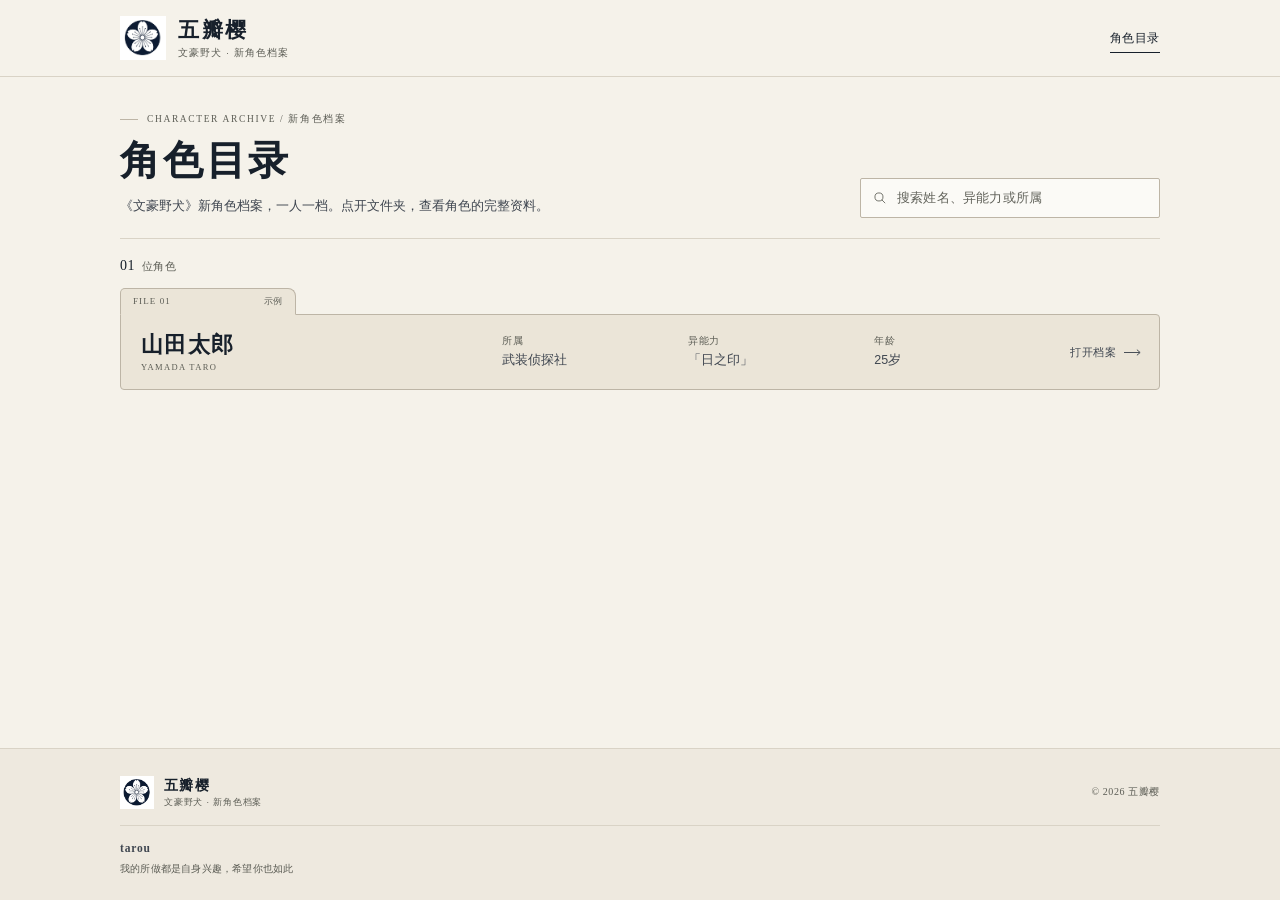
<file: index.html>
<!doctype html>
<html lang="zh-CN" class="no-js">
<head>
  <meta charset="utf-8">
  <meta name="viewport" content="width=device-width, initial-scale=1">
  <title>五瓣樱｜文豪野犬新角色档案 · 角色目录</title>
  <meta name="description" content="五瓣樱是《文豪野犬》新角色档案目录。一人一档，收录角色姓名、异能力、外貌、性格、背景故事与人际关系。点开文件夹即可查看完整资料。目前已收录 1 位角色。">
  <meta name="keywords" content="五瓣樱,文豪野犬,文豪野犬新角色,新角色档案,角色目录,异能,武装侦探社,Bungo Stray Dogs,山田太郎,YAMADA TARO,日之印,福泽谕吉,国木田独步">
  <meta name="author" content="tarou">
  <meta name="robots" content="index,follow,max-image-preview:large,max-snippet:-1,max-video-preview:-1">
  <meta name="theme-color" content="#f5f2ea">
  <meta name="color-scheme" content="light">
  <meta name="format-detection" content="telephone=no">
  <link rel="canonical" href="https://kitentarou.github.io/wubanying/">
  <link rel="icon" href="favicon.ico" sizes="any">
  <link rel="icon" type="image/png" sizes="32x32" href="assets/logo-32.png">
  <link rel="icon" type="image/jpeg" href="assets/logo.jpg">
  <link rel="apple-touch-icon" href="assets/logo-180.png">
  <link rel="manifest" href="site.webmanifest">
  <link rel="stylesheet" href="assets/style.css">
  <link rel="alternate" type="text/plain" href="llms.txt" title="站点资料摘要（供 AI 读取）">

  <meta property="og:type" content="website">
  <meta property="og:locale" content="zh_CN">
  <meta property="og:site_name" content="五瓣樱">
  <meta property="og:title" content="五瓣樱｜文豪野犬新角色档案 · 角色目录">
  <meta property="og:description" content="五瓣樱是《文豪野犬》新角色档案目录。一人一档，收录角色姓名、异能力、外貌、性格、背景故事与人际关系。点开文件夹即可查看完整资料。目前已收录 1 位角色。">
  <meta property="og:url" content="https://kitentarou.github.io/wubanying/">
  <meta property="og:image" content="https://kitentarou.github.io/wubanying/assets/og-cover.jpg">
  <meta property="og:image:width" content="1200">
  <meta property="og:image:height" content="630">
  <meta property="og:image:alt" content="五瓣樱｜文豪野犬 · 新角色档案">
  <meta name="twitter:card" content="summary_large_image">
  <meta name="twitter:title" content="五瓣樱｜文豪野犬新角色档案 · 角色目录">
  <meta name="twitter:description" content="五瓣樱是《文豪野犬》新角色档案目录。一人一档，收录角色姓名、异能力、外貌、性格、背景故事与人际关系。点开文件夹即可查看完整资料。目前已收录 1 位角色。">
  <meta name="twitter:image" content="https://kitentarou.github.io/wubanying/assets/og-cover.jpg">

  <script>document.documentElement.classList.remove("no-js");document.documentElement.classList.add("js");</script>
  <script type="application/ld+json">
{
  "@context": "https://schema.org",
  "@graph": [
    {
      "@type": "WebSite",
      "@id": "https://kitentarou.github.io/wubanying/#website",
      "name": "五瓣樱",
      "alternateName": [
        "五瓣樱 文豪野犬",
        "文豪野犬 五瓣樱",
        "五瓣樱 新角色档案",
        "Wubanying"
      ],
      "url": "https://kitentarou.github.io/wubanying/",
      "description": "五瓣樱是《文豪野犬》新角色档案目录。一人一档，收录角色姓名、异能力、外貌、性格、背景故事与人际关系。点开文件夹即可查看完整资料。",
      "inLanguage": "zh-CN",
      "author": [
        {
          "@type": "Person",
          "name": "tarou"
        }
      ]
    },
    {
      "@type": "CollectionPage",
      "@id": "https://kitentarou.github.io/wubanying/#webpage",
      "url": "https://kitentarou.github.io/wubanying/",
      "name": "角色目录｜五瓣樱",
      "description": "五瓣樱是《文豪野犬》新角色档案目录。一人一档，收录角色姓名、异能力、外貌、性格、背景故事与人际关系。点开文件夹即可查看完整资料。",
      "isPartOf": {
        "@id": "https://kitentarou.github.io/wubanying/#website"
      },
      "about": {
        "@type": "CreativeWork",
        "name": "文豪野犬",
        "alternateName": "Bungo Stray Dogs"
      },
      "mainEntity": {
        "@type": "ItemList",
        "numberOfItems": 1,
        "itemListElement": [
          {
            "@type": "ListItem",
            "position": 1,
            "item": {
              "@type": "Person",
              "@id": "https://kitentarou.github.io/wubanying/characters/yamada-taro.html#person",
              "name": "山田太郎",
              "alternateName": "YAMADA TARO",
              "description": "武装侦探社成员。异能力「日之印」能知晓被印记者的一切见闻与行踪。",
              "memberOf": {
                "@type": "Organization",
                "name": "武装侦探社"
              }
            }
          }
        ]
      }
    }
  ]
}
  </script>
</head>
<body>
  <a class="skip-link" href="#main">跳到主要内容</a>

  <header class="site-header">
    <div class="container site-header__inner">
      <a class="brand" href="index.html">
        <img class="brand__logo" src="assets/logo.jpg" width="54" height="52" alt="">
        <span class="brand__text">
          <span class="brand__name">五瓣樱</span>
          <span class="brand__sub">文豪野犬 · 新角色档案</span>
        </span>
      </a>
      <nav class="site-nav" aria-label="主导航">
        <a class="site-nav__link" href="index.html" aria-current="page">角色目录</a>
      </nav>
    </div>
  </header>

  <main id="main">
    <section class="directory" aria-labelledby="directory-title">
      <div class="container">
        <div class="directory__intro">
          <div class="directory__heading">
            <p class="directory__kicker">Character Archive / 新角色档案</p>
            <h1 id="directory-title">角色目录</h1>
            <p class="directory__lead">《文豪野犬》新角色档案，一人一档。点开文件夹，查看角色的完整资料。</p>
          </div>
          <div class="directory__aside">
            <form class="search" role="search" action="index.html" method="get" data-character-search>
              <label class="sr-only" for="character-search">搜索角色</label>
              <svg class="search__icon" viewBox="0 0 20 20" fill="none" aria-hidden="true">
                <circle cx="8.5" cy="8.5" r="5.75" stroke="currentColor" stroke-width="1.2"></circle>
                <path d="m13 13 4 4" stroke="currentColor" stroke-width="1.2" stroke-linecap="round"></path>
              </svg>
              <input class="search__input" id="character-search" name="q" type="search" placeholder="搜索姓名、异能力或所属" autocomplete="off" spellcheck="false">
              <button class="search__clear" type="button" aria-label="清除搜索" data-search-clear hidden>×</button>
            </form>
          </div>
        </div>

        <div class="directory__bar">
          <p class="directory__status" aria-live="polite">
            <strong data-result-count>01</strong>
            <span data-result-label>位角色</span>
          </p>
        </div>

        <div class="file-list">
          <a class="file-row" href="characters/yamada-taro.html" data-character-card data-search="山田太郎 YAMADA TARO 25岁 武装侦探社 日之印 能够在人身上附着太阳似的印记。附着了印记的人，所有行踪轨迹、所看所听所说所想，山田太郎都将知晓。 整齐的黑发，以及他那有些老旧的黑西装。 表面温和顺从，实际内心有自己的想法。 因为帮助了武装侦探社解决了一场委托，从而加入武装侦探社。现已是武装侦探社老员工。 武装侦探社成员。异能力「日之印」能知晓被印记者的一切见闻与行踪。 山田太郎 山田 太郎 Yamada Taro 25 25岁 武装侦探社 日之印 太阳 印记 行踪 福泽谕吉 国木田独步 师徒 上下级 老员工 福泽谕吉 师徒关系 福泽谕吉很信任山田太郎。 国木田独步 上下级关系 山田太郎很尊敬国木田。">
            <span class="file-row__tab" aria-hidden="true">
              <span class="file-row__tab-label">FILE 01</span>
              <span class="file-row__tab-tag">示例</span>
            </span>
            <div class="file-row__body">
              <div class="file-row__identity">
                <h2 class="file-row__name">山田太郎</h2>
                <p class="file-row__en">YAMADA TARO</p>
              </div>
              <dl class="file-row__facts">
                <div class="file-row__fact"><dt>所属</dt><dd>武装侦探社</dd></div>
                <div class="file-row__fact"><dt>异能力</dt><dd>「日之印」</dd></div>
                <div class="file-row__fact"><dt>年龄</dt><dd>25岁</dd></div>
              </dl>
              <span class="file-row__open">打开档案 <svg class="file-row__arrow" viewBox="0 0 20 8" fill="none" aria-hidden="true"><path d="M0 4h18M15.5 1 19 4l-3.5 3" stroke="currentColor" stroke-width="1.1" stroke-linecap="round" stroke-linejoin="round"/></svg></span>
            </div>
          </a>
        </div>

        <div class="directory__empty" data-empty-state hidden>
          <p>没有找到匹配的角色。<br>可以试试姓名、异能力、所属，或相关人物的名字。</p>
        </div>
      </div>
    </section>
  </main>

  <footer class="site-footer">
    <div class="container">
      <div class="site-footer__top">
        <a class="footer-brand" href="index.html">
          <img class="footer-brand__logo" src="assets/logo.jpg" width="34" height="33" alt="">
          <span class="footer-brand__text">
            <span class="footer-brand__name">五瓣樱</span>
            <span class="footer-brand__sub">文豪野犬 · 新角色档案</span>
          </span>
        </a>
        <p class="site-footer__year">© 2026 五瓣樱</p>
      </div>

      <div class="colophon">
        <div class="signatures">
            <div class="signature">
              <p class="signature__name">tarou</p>
              <p class="signature__lines">我的所做都是自身兴趣，希望你也如此</p>
            </div>
        </div>
      </div>
    </div>
  </footer>

  <script src="assets/site.js"></script>
</body>
</html>
</file>
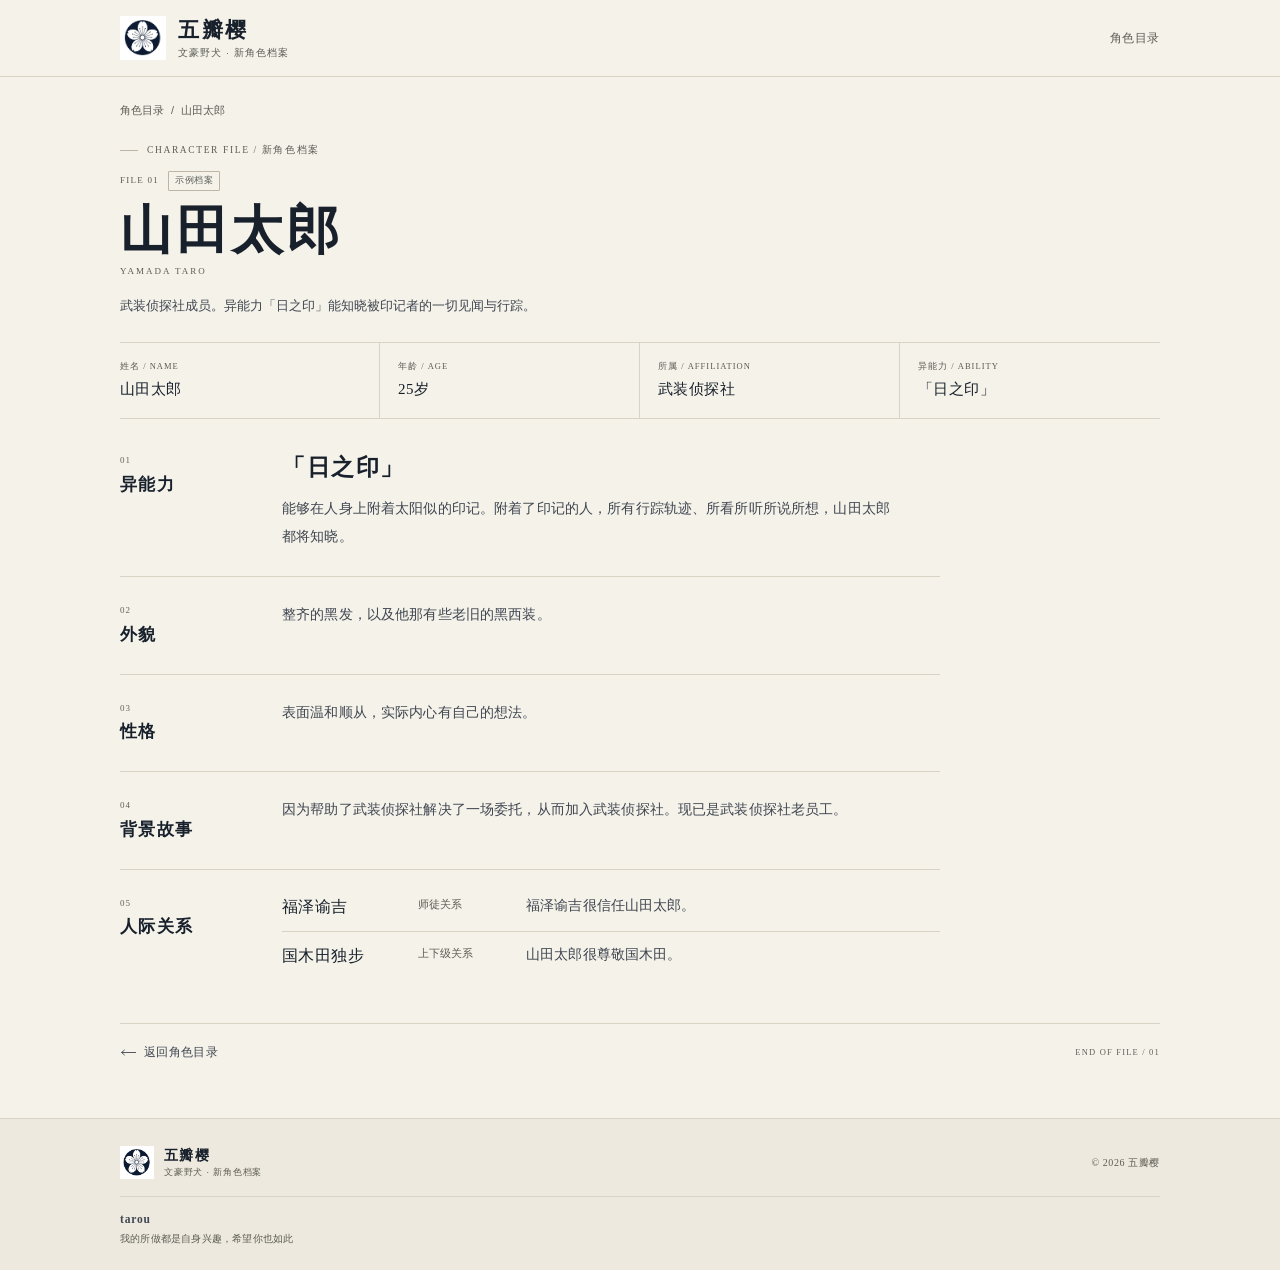
<file: characters/yamada-taro.html>
<!doctype html>
<html lang="zh-CN" class="no-js">
<head>
  <meta charset="utf-8">
  <meta name="viewport" content="width=device-width, initial-scale=1">
  <title>山田太郎｜五瓣樱 · 文豪野犬新角色档案</title>
  <meta name="description" content="山田太郎，25岁，武装侦探社成员，异能力「日之印」。五瓣樱角色档案：完整收录基础信息、外貌、性格、背景故事与人际关系。">
  <meta name="keywords" content="五瓣樱,文豪野犬,文豪野犬新角色,新角色档案,角色目录,异能,武装侦探社,Bungo Stray Dogs,山田太郎,YAMADA TARO,日之印,福泽谕吉,国木田独步">
  <meta name="author" content="tarou">
  <meta name="robots" content="index,follow,max-image-preview:large,max-snippet:-1,max-video-preview:-1">
  <meta name="theme-color" content="#f5f2ea">
  <meta name="color-scheme" content="light">
  <meta name="format-detection" content="telephone=no">
  <link rel="canonical" href="https://kitentarou.github.io/wubanying/characters/yamada-taro.html">
  <link rel="icon" href="../favicon.ico" sizes="any">
  <link rel="icon" type="image/png" sizes="32x32" href="../assets/logo-32.png">
  <link rel="icon" type="image/jpeg" href="../assets/logo.jpg">
  <link rel="apple-touch-icon" href="../assets/logo-180.png">
  <link rel="manifest" href="../site.webmanifest">
  <link rel="stylesheet" href="../assets/style.css">
  <link rel="alternate" type="text/plain" href="../llms.txt" title="站点资料摘要（供 AI 读取）">

  <meta property="og:type" content="profile">
  <meta property="og:locale" content="zh_CN">
  <meta property="og:site_name" content="五瓣樱">
  <meta property="og:title" content="山田太郎｜五瓣樱 · 文豪野犬新角色档案">
  <meta property="og:description" content="山田太郎，25岁，武装侦探社成员，异能力「日之印」。五瓣樱角色档案：完整收录基础信息、外貌、性格、背景故事与人际关系。">
  <meta property="og:url" content="https://kitentarou.github.io/wubanying/characters/yamada-taro.html">
  <meta property="og:image" content="https://kitentarou.github.io/wubanying/assets/og-cover.jpg">
  <meta property="og:image:width" content="1200">
  <meta property="og:image:height" content="630">
  <meta property="og:image:alt" content="五瓣樱｜文豪野犬 · 新角色档案">
  <meta name="twitter:card" content="summary_large_image">
  <meta name="twitter:title" content="山田太郎｜五瓣樱 · 文豪野犬新角色档案">
  <meta name="twitter:description" content="山田太郎，25岁，武装侦探社成员，异能力「日之印」。五瓣樱角色档案：完整收录基础信息、外貌、性格、背景故事与人际关系。">
  <meta name="twitter:image" content="https://kitentarou.github.io/wubanying/assets/og-cover.jpg">

  <script>document.documentElement.classList.remove("no-js");document.documentElement.classList.add("js");</script>
  <script type="application/ld+json">
{
  "@context": "https://schema.org",
  "@graph": [
    {
      "@type": "ProfilePage",
      "@id": "https://kitentarou.github.io/wubanying/characters/yamada-taro.html#page",
      "url": "https://kitentarou.github.io/wubanying/characters/yamada-taro.html",
      "name": "山田太郎｜五瓣樱 · 文豪野犬新角色档案",
      "description": "武装侦探社成员。异能力「日之印」能知晓被印记者的一切见闻与行踪。",
      "inLanguage": "zh-CN",
      "dateModified": "2026-11-17",
      "isPartOf": {
        "@type": "WebSite",
        "name": "五瓣樱",
        "url": "https://kitentarou.github.io/wubanying/"
      },
      "about": {
        "@type": "CreativeWork",
        "name": "文豪野犬",
        "alternateName": "Bungo Stray Dogs"
      },
      "mainEntity": {
        "@id": "https://kitentarou.github.io/wubanying/characters/yamada-taro.html#person"
      },
      "author": [
        {
          "@type": "Person",
          "name": "tarou"
        }
      ]
    },
    {
      "@type": "Person",
      "@id": "https://kitentarou.github.io/wubanying/characters/yamada-taro.html#person",
      "name": "山田太郎",
      "alternateName": "YAMADA TARO",
      "description": "武装侦探社成员。异能力「日之印」能知晓被印记者的一切见闻与行踪。",
      "memberOf": {
        "@type": "Organization",
        "name": "武装侦探社"
      },
      "knows": [
        {
          "@type": "Person",
          "name": "福泽谕吉",
          "description": "师徒关系。福泽谕吉很信任山田太郎。"
        },
        {
          "@type": "Person",
          "name": "国木田独步",
          "description": "上下级关系。山田太郎很尊敬国木田。"
        }
      ],
      "additionalProperty": [
        {
          "@type": "PropertyValue",
          "name": "年龄",
          "value": "25岁"
        },
        {
          "@type": "PropertyValue",
          "name": "异能力",
          "value": "日之印"
        },
        {
          "@type": "PropertyValue",
          "name": "异能力说明",
          "value": "能够在人身上附着太阳似的印记。附着了印记的人，所有行踪轨迹、所看所听所说所想，山田太郎都将知晓。"
        },
        {
          "@type": "PropertyValue",
          "name": "现况",
          "value": "武装侦探社老员工"
        }
      ]
    },
    {
      "@type": "BreadcrumbList",
      "itemListElement": [
        {
          "@type": "ListItem",
          "position": 1,
          "name": "角色目录",
          "item": "https://kitentarou.github.io/wubanying/"
        },
        {
          "@type": "ListItem",
          "position": 2,
          "name": "山田太郎",
          "item": "https://kitentarou.github.io/wubanying/characters/yamada-taro.html"
        }
      ]
    }
  ]
}
  </script>
</head>
<body>
  <a class="skip-link" href="#main">跳到主要内容</a>

  <header class="site-header">
    <div class="container site-header__inner">
      <a class="brand" href="../index.html">
        <img class="brand__logo" src="../assets/logo.jpg" width="54" height="52" alt="">
        <span class="brand__text">
          <span class="brand__name">五瓣樱</span>
          <span class="brand__sub">文豪野犬 · 新角色档案</span>
        </span>
      </a>
      <nav class="site-nav" aria-label="主导航">
        <a class="site-nav__link" href="../index.html">角色目录</a>
      </nav>
    </div>
  </header>

  <main id="main">
    <div class="container record">
      <nav class="breadcrumb" aria-label="面包屑">
        <a href="../index.html">角色目录</a>
        <span class="breadcrumb__sep" aria-hidden="true">/</span>
        <span aria-current="page">山田太郎</span>
      </nav>

      <header class="record__head">
        <p class="record__kicker">Character File / 新角色档案</p>
        <p class="record__fileline">
          <span>FILE 01</span>
          <span class="record__demo">示例档案</span>
        </p>
        <h1>山田太郎</h1>
        <p class="record__en">YAMADA TARO</p>
        <p class="record__summary">武装侦探社成员。异能力「日之印」能知晓被印记者的一切见闻与行踪。</p>
      </header>

      <dl class="record__facts" aria-label="基础信息">
        <div class="record-fact">
          <dt>姓名 / Name</dt>
          <dd>山田太郎</dd>
        </div>
        <div class="record-fact">
          <dt>年龄 / Age</dt>
          <dd>25岁</dd>
        </div>
        <div class="record-fact">
          <dt>所属 / Affiliation</dt>
          <dd>武装侦探社</dd>
        </div>
        <div class="record-fact">
          <dt>异能力 / Ability</dt>
          <dd>「日之印」</dd>
        </div>
      </dl>

      <div class="record__sheet">
        <section class="record-section" aria-labelledby="ability-heading">
          <div class="record-section__head">
            <span class="record-section__no" aria-hidden="true">01</span>
            <h2 id="ability-heading">异能力</h2>
          </div>
          <div class="record-section__body">
            <p class="ability-name">「日之印」</p>
            <p>能够在人身上附着太阳似的印记。附着了印记的人，所有行踪轨迹、所看所听所说所想，山田太郎都将知晓。</p>
          </div>
        </section>

        <section class="record-section" aria-labelledby="appearance-heading">
          <div class="record-section__head">
            <span class="record-section__no" aria-hidden="true">02</span>
            <h2 id="appearance-heading">外貌</h2>
          </div>
          <div class="record-section__body">
            <p>整齐的黑发，以及他那有些老旧的黑西装。</p>
          </div>
        </section>

        <section class="record-section" aria-labelledby="personality-heading">
          <div class="record-section__head">
            <span class="record-section__no" aria-hidden="true">03</span>
            <h2 id="personality-heading">性格</h2>
          </div>
          <div class="record-section__body">
            <p>表面温和顺从，实际内心有自己的想法。</p>
          </div>
        </section>

        <section class="record-section" aria-labelledby="background-heading">
          <div class="record-section__head">
            <span class="record-section__no" aria-hidden="true">04</span>
            <h2 id="background-heading">背景故事</h2>
          </div>
          <div class="record-section__body">
            <p>因为帮助了武装侦探社解决了一场委托，从而加入武装侦探社。现已是武装侦探社老员工。</p>
          </div>
        </section>

        <section class="record-section" aria-labelledby="relationships-heading">
          <div class="record-section__head">
            <span class="record-section__no" aria-hidden="true">05</span>
            <h2 id="relationships-heading">人际关系</h2>
          </div>
          <div class="record-section__body">
            <div class="person-line">
              <p class="person-line__name">福泽谕吉</p>
              <p class="person-line__relation">师徒关系</p>
              <p class="person-line__note">福泽谕吉很信任山田太郎。</p>
            </div>
            <div class="person-line">
              <p class="person-line__name">国木田独步</p>
              <p class="person-line__relation">上下级关系</p>
              <p class="person-line__note">山田太郎很尊敬国木田。</p>
            </div>
          </div>
        </section>
      </div>

      <div class="record__end">
        <a class="back-link" href="../index.html"><svg viewBox="0 0 20 8" fill="none" aria-hidden="true"><path d="M20 4H2M5.5 1 2 4l3.5 3" stroke="currentColor" stroke-width="1.1" stroke-linecap="round" stroke-linejoin="round"/></svg>返回角色目录</a>
        <span class="record__end-label" aria-hidden="true">End of File / 01</span>
      </div>
    </div>
  </main>

  <footer class="site-footer">
    <div class="container">
      <div class="site-footer__top">
        <a class="footer-brand" href="../index.html">
          <img class="footer-brand__logo" src="../assets/logo.jpg" width="34" height="33" alt="">
          <span class="footer-brand__text">
            <span class="footer-brand__name">五瓣樱</span>
            <span class="footer-brand__sub">文豪野犬 · 新角色档案</span>
          </span>
        </a>
        <p class="site-footer__year">© 2026 五瓣樱</p>
      </div>

      <div class="colophon">
        <div class="signatures">
            <div class="signature">
              <p class="signature__name">tarou</p>
              <p class="signature__lines">我的所做都是自身兴趣，希望你也如此</p>
            </div>
        </div>
      </div>
    </div>
  </footer>
</body>
</html>
</file>
<file: assets/style.css>
:root {
  --paper: #f5f2ea;
  --paper-deep: #eee9df;
  --surface: #fbfaf6;
  --folder: #ebe5d8;
  --folder-hover: #f0ebdf;
  --ink: #17202b;
  --ink-soft: #3f4650;
  --muted: #5c5d55;
  --muted-light: #62635b;
  --line: #d9d3c6;
  --line-strong: #bdb5a6;
  --navy: #101c2c;
  --serif: "Songti SC", "STSong", "Noto Serif CJK SC", "Noto Serif SC",
    "Source Han Serif SC", "Yu Mincho", "Hiragino Mincho ProN", "SimSun", serif;
  --sans: "PingFang SC", "Hiragino Sans GB", "Noto Sans CJK SC", "Noto Sans SC",
    "Source Han Sans SC", "Microsoft YaHei", "Yu Gothic", sans-serif;
  --page: 1040px;
  --radius: 4px;
}

*,
*::before,
*::after {
  box-sizing: border-box;
}

html {
  -webkit-text-size-adjust: 100%;
  text-rendering: optimizeLegibility;
}

body {
  display: flex;
  flex-direction: column;
  min-height: 100vh;
  margin: 0;
  min-width: 300px;
  background: var(--paper);
  color: var(--ink);
  font-family: var(--sans);
  font-size: 15.5px;
  line-height: 1.75;
  -webkit-font-smoothing: antialiased;
}

main {
  flex: 1 0 auto;
}

::selection {
  background: var(--navy);
  color: var(--surface);
}

img {
  max-width: 100%;
  height: auto;
}

a {
  color: inherit;
}

button,
input {
  font: inherit;
}

a,
button {
  -webkit-tap-highlight-color: transparent;
}

:focus-visible {
  outline: 2px solid var(--navy);
  outline-offset: 3px;
}

[hidden] {
  display: none !important;
}

.skip-link {
  position: fixed;
  top: 10px;
  left: 10px;
  z-index: 100;
  padding: 7px 12px;
  background: var(--navy);
  color: var(--surface);
  font-size: 12px;
  text-decoration: none;
  transform: translateY(-160%);
  transition: transform 0.15s ease;
}

.skip-link:focus {
  transform: translateY(0);
}

.container {
  width: min(calc(100% - 64px), var(--page));
  margin-inline: auto;
}

/* ---------- Header ---------- */

.site-header {
  background: var(--paper);
  border-bottom: 1px solid var(--line);
}

.site-header__inner {
  display: flex;
  align-items: center;
  justify-content: space-between;
  gap: 24px;
  min-height: 76px;
}

.brand {
  display: inline-flex;
  align-items: center;
  gap: 12px;
  min-width: 0;
  text-decoration: none;
}

.brand__logo {
  display: block;
  flex: 0 0 auto;
  width: 46px;
  height: 44px;
  object-fit: contain;
  background: #fff;
}

.brand__text {
  display: flex;
  flex-direction: column;
  gap: 0;
  min-width: 0;
}

.brand__name {
  font-family: var(--serif);
  font-size: 21px;
  font-weight: 600;
  line-height: 1.35;
  letter-spacing: 0.13em;
  white-space: nowrap;
}

.brand__sub {
  color: var(--muted);
  font-size: 9.5px;
  line-height: 1.6;
  letter-spacing: 0.12em;
  white-space: nowrap;
}

.site-nav {
  display: flex;
  align-items: center;
  gap: 22px;
  flex: 0 0 auto;
}

.site-nav__link {
  position: relative;
  padding: 4px 0;
  color: var(--muted);
  font-size: 12px;
  letter-spacing: 0.05em;
  text-decoration: none;
}

.site-nav__link::after {
  position: absolute;
  right: 0;
  bottom: 0;
  left: 0;
  height: 1px;
  background: var(--ink);
  content: "";
  transform: scaleX(0);
  transform-origin: left;
  transition: transform 0.2s ease;
}

.site-nav__link:hover,
.site-nav__link[aria-current="page"] {
  color: var(--ink);
}

.site-nav__link:hover::after,
.site-nav__link[aria-current="page"]::after {
  transform: scaleX(1);
}

/* ---------- Directory ---------- */

.directory {
  padding: 34px 0 60px;
}

.directory__kicker,
.record__kicker {
  display: flex;
  align-items: center;
  gap: 9px;
  margin: 0;
  color: var(--muted);
  font-family: Georgia, "Times New Roman", serif;
  font-size: 9.5px;
  letter-spacing: 0.17em;
  text-transform: uppercase;
}

.directory__kicker::before,
.record__kicker::before {
  display: inline-block;
  width: 18px;
  height: 1px;
  background: var(--line-strong);
  content: "";
}

.directory__intro {
  display: grid;
  grid-template-columns: minmax(0, 1fr) minmax(240px, 300px);
  align-items: end;
  gap: 36px;
  padding-bottom: 20px;
  border-bottom: 1px solid var(--line);
}

.directory__heading h1 {
  margin: 8px 0 8px;
  font-family: var(--serif);
  font-size: clamp(32px, 3.8vw, 40px);
  font-weight: 600;
  line-height: 1.25;
  letter-spacing: 0.07em;
}

.directory__lead {
  max-width: 540px;
  margin: 0;
  color: var(--ink-soft);
  font-size: 13px;
  line-height: 1.85;
}

.directory__aside {
  align-self: end;
}

.no-js .directory__intro {
  grid-template-columns: minmax(0, 1fr);
}

.no-js .directory__aside {
  display: none;
}

.search {
  position: relative;
  width: 100%;
}

.search__icon {
  position: absolute;
  top: 50%;
  left: 13px;
  width: 14px;
  height: 14px;
  color: var(--muted);
  pointer-events: none;
  transform: translateY(-50%);
}

.search__input {
  width: 100%;
  height: 40px;
  padding: 0 38px 0 36px;
  border: 1px solid var(--line-strong);
  border-radius: 2px;
  background: var(--surface);
  color: var(--ink);
  font-size: 12.5px;
  letter-spacing: 0.015em;
  transition: border-color 0.18s ease, box-shadow 0.18s ease;
}

.search__input::placeholder {
  color: var(--muted-light);
  opacity: 1;
}

.search__input:hover {
  border-color: var(--muted);
}

.search__input:focus {
  border-color: var(--navy);
  outline: 0;
  box-shadow: 0 0 0 3px rgb(16 28 44 / 8%);
}

.search__input::-webkit-search-cancel-button,
.search__input::-webkit-search-decoration {
  -webkit-appearance: none;
  appearance: none;
}

.search__clear {
  position: absolute;
  top: 50%;
  right: 7px;
  display: inline-flex;
  align-items: center;
  justify-content: center;
  width: 28px;
  height: 28px;
  padding: 0;
  border: 0;
  background: transparent;
  color: var(--muted);
  font-size: 17px;
  line-height: 1;
  cursor: pointer;
  transform: translateY(-50%);
}

.search__clear:hover {
  color: var(--ink);
}

.directory__bar {
  display: flex;
  align-items: center;
  padding: 15px 0 10px;
}

.directory__status {
  display: flex;
  align-items: baseline;
  gap: 7px;
  margin: 0;
  color: var(--muted);
  font-size: 11px;
  letter-spacing: 0.03em;
}

.directory__status strong {
  color: var(--ink);
  font-family: Georgia, "Times New Roman", serif;
  font-size: 14px;
  font-weight: 400;
  letter-spacing: 0.04em;
}

/* ---------- Folder rows ---------- */

.file-list {
  display: grid;
  gap: 12px;
}

.file-row {
  display: block;
  position: relative;
  padding-top: 26px;
  color: var(--ink);
  text-decoration: none;
  transition: transform 0.2s ease;
}

.file-row__tab {
  position: absolute;
  top: 0;
  left: 0;
  z-index: 2;
  display: flex;
  align-items: center;
  justify-content: space-between;
  gap: 12px;
  width: 176px;
  height: 27px;
  padding: 0 12px;
  border: 1px solid var(--line-strong);
  border-bottom-color: var(--folder);
  border-radius: 5px 8px 0 0;
  background: var(--folder);
  color: var(--muted);
  font-family: Georgia, "Times New Roman", serif;
  font-size: 9px;
  letter-spacing: 0.12em;
  text-transform: uppercase;
  transition: background-color 0.2s ease, border-color 0.2s ease;
}

.file-row__tab-label {
  overflow: hidden;
  text-overflow: ellipsis;
  white-space: nowrap;
}

.file-row__tab-tag {
  flex: 0 0 auto;
  color: var(--muted-light);
  font-family: var(--sans);
  font-size: 9px;
  letter-spacing: 0.06em;
}

.file-row__body {
  display: grid;
  grid-template-columns: minmax(180px, 1.05fr) minmax(0, 1.7fr) auto;
  align-items: center;
  gap: 28px;
  min-height: 76px;
  padding: 14px 18px 14px 20px;
  border: 1px solid var(--line-strong);
  border-radius: 0 var(--radius) var(--radius) var(--radius);
  background: var(--folder);
  transition: background-color 0.2s ease, border-color 0.2s ease,
    box-shadow 0.2s ease;
}

.file-row__name {
  margin: 0;
  font-family: var(--serif);
  font-size: 22px;
  font-weight: 600;
  line-height: 1.35;
  letter-spacing: 0.06em;
}

.file-row__en {
  margin: 0;
  color: var(--muted);
  font-family: Georgia, "Times New Roman", serif;
  font-size: 8.5px;
  line-height: 1.7;
  letter-spacing: 0.16em;
}

.file-row__facts {
  display: grid;
  grid-template-columns: repeat(3, minmax(0, 1fr));
  gap: 18px;
  margin: 0;
}

.file-row__fact {
  min-width: 0;
}

.file-row__fact dt {
  margin: 0 0 2px;
  color: var(--muted);
  font-size: 9.5px;
  line-height: 1.6;
  letter-spacing: 0.03em;
}

.file-row__fact dd {
  margin: 0;
  overflow-wrap: anywhere;
  color: var(--ink-soft);
  font-size: 12.5px;
  line-height: 1.65;
}

.file-row__open {
  display: inline-flex;
  align-items: center;
  gap: 8px;
  justify-self: end;
  color: var(--ink-soft);
  font-size: 11px;
  line-height: 1.7;
  letter-spacing: 0.04em;
  white-space: nowrap;
}

.file-row__arrow {
  width: 17px;
  height: 7px;
  transition: transform 0.2s ease;
}

.file-row:hover {
  transform: translateY(-1px);
}

.file-row:hover .file-row__body,
.file-row:focus-visible .file-row__body {
  border-color: var(--ink-soft);
  background: var(--folder-hover);
  box-shadow: 0 5px 18px rgb(23 32 43 / 7%);
}

.file-row:hover .file-row__tab,
.file-row:focus-visible .file-row__tab {
  border-color: var(--ink-soft);
  border-bottom-color: var(--folder-hover);
  background: var(--folder-hover);
}

.file-row:hover .file-row__arrow,
.file-row:focus-visible .file-row__arrow {
  transform: translateX(3px);
}

.file-row:focus-visible {
  outline-offset: 4px;
}

.directory__empty {
  margin-top: 8px;
  padding: 34px 22px;
  border: 1px dashed var(--line-strong);
  color: var(--muted);
  text-align: center;
}

.directory__empty p {
  margin: 0;
  font-size: 12.5px;
  line-height: 1.85;
}

/* ---------- Character record ---------- */

.record {
  padding: 24px 0 56px;
}

.breadcrumb {
  display: flex;
  flex-wrap: wrap;
  align-items: center;
  gap: 7px;
  margin: 0 0 22px;
  color: var(--muted);
  font-size: 11px;
  line-height: 1.7;
}

.breadcrumb a {
  text-decoration: none;
}

.breadcrumb a:hover {
  color: var(--ink);
  text-decoration: underline;
  text-underline-offset: 3px;
}

.breadcrumb__sep {
  color: var(--muted-light);
}

.record__head {
  padding-bottom: 24px;
  border-bottom: 1px solid var(--line);
}

.record__kicker {
  margin-bottom: 13px;
}

.record__fileline {
  display: flex;
  flex-wrap: wrap;
  align-items: center;
  gap: 9px;
  margin: 0;
  color: var(--muted);
  font-family: Georgia, "Times New Roman", serif;
  font-size: 9px;
  letter-spacing: 0.14em;
  text-transform: uppercase;
}

.record__demo {
  padding: 1px 6px;
  border: 1px solid var(--line-strong);
  border-radius: 1px;
  font-family: var(--sans);
  font-size: 9px;
  letter-spacing: 0.06em;
}

.record__head h1 {
  margin: 10px 0 3px;
  font-family: var(--serif);
  font-size: clamp(36px, 5.5vw, 52px);
  font-weight: 600;
  line-height: 1.15;
  letter-spacing: 0.07em;
}

.record__en {
  margin: 0;
  color: var(--muted);
  font-family: Georgia, "Times New Roman", serif;
  font-size: 9px;
  letter-spacing: 0.22em;
}

.record__summary {
  max-width: 620px;
  margin: 14px 0 0;
  color: var(--ink-soft);
  font-size: 13px;
  line-height: 1.9;
}

.record__facts {
  display: grid;
  grid-template-columns: repeat(4, minmax(0, 1fr));
  margin: 0 0 32px;
  border-bottom: 1px solid var(--line);
}

.record-fact {
  min-width: 0;
  padding: 16px 16px 16px 0;
  border-right: 1px solid var(--line);
}

.record-fact:not(:first-child) {
  padding-left: 18px;
}

.record-fact:last-child {
  border-right: 0;
}

.record-fact dt {
  margin: 0 0 3px;
  color: var(--muted);
  font-family: Georgia, "Times New Roman", serif;
  font-size: 8.5px;
  letter-spacing: 0.12em;
  text-transform: uppercase;
}

.record-fact dd {
  margin: 0;
  overflow-wrap: anywhere;
  color: var(--ink);
  font-family: var(--serif);
  font-size: 15px;
  line-height: 1.65;
  letter-spacing: 0.03em;
}

.record__sheet {
  max-width: 820px;
}

.record-section {
  display: grid;
  grid-template-columns: 130px minmax(0, 1fr);
  gap: 32px;
  padding: 24px 0 26px;
  border-bottom: 1px solid var(--line);
}

.record-section:first-child {
  padding-top: 0;
}

.record-section:last-of-type {
  border-bottom: 0;
}

.record-section__head {
  padding-top: 2px;
}

.record-section__no {
  display: block;
  margin-bottom: 4px;
  color: var(--muted-light);
  font-family: Georgia, "Times New Roman", serif;
  font-size: 9px;
  letter-spacing: 0.12em;
}

.record-section__head h2 {
  margin: 0;
  color: var(--ink);
  font-family: var(--serif);
  font-size: 16.5px;
  font-weight: 600;
  line-height: 1.5;
  letter-spacing: 0.09em;
}

.record-section__body {
  min-width: 0;
}

.record-section__body p {
  max-width: 620px;
  margin: 0;
  color: var(--ink-soft);
  font-size: 14px;
  line-height: 1.95;
  letter-spacing: 0.01em;
}

.ability-name {
  margin: 0 0 10px !important;
  color: var(--ink) !important;
  font-family: var(--serif);
  font-size: 23px !important;
  font-weight: 600;
  line-height: 1.5 !important;
  letter-spacing: 0.07em !important;
}

.person-line {
  display: grid;
  grid-template-columns: 120px 92px minmax(0, 1fr);
  gap: 16px;
  padding: 11px 0;
  border-top: 1px solid var(--line);
}

.person-line:first-child {
  padding-top: 0;
  border-top: 0;
}

.person-line:last-child {
  padding-bottom: 0;
}

.person-line__name {
  margin: 0 !important;
  color: var(--ink) !important;
  font-family: var(--serif);
  font-size: 15.5px !important;
  line-height: 1.7 !important;
  letter-spacing: 0.03em !important;
}

.person-line__relation {
  margin: 0 !important;
  color: var(--muted) !important;
  font-size: 11px !important;
  line-height: 1.9 !important;
}

.person-line__note {
  margin: 0 !important;
  color: var(--ink-soft) !important;
  font-size: 13.5px !important;
  line-height: 1.85 !important;
}

.record__end {
  display: flex;
  align-items: center;
  justify-content: space-between;
  gap: 20px;
  margin-top: 28px;
  padding-top: 18px;
  border-top: 1px solid var(--line);
}

.back-link {
  display: inline-flex;
  align-items: center;
  gap: 8px;
  color: var(--ink-soft);
  font-size: 11.5px;
  letter-spacing: 0.03em;
  text-decoration: none;
}

.back-link svg {
  width: 16px;
  height: 7px;
  transition: transform 0.2s ease;
}

.back-link:hover {
  color: var(--ink);
}

.back-link:hover svg {
  transform: translateX(-2px);
}

.record__end-label {
  color: var(--muted-light);
  font-family: Georgia, "Times New Roman", serif;
  font-size: 8.5px;
  letter-spacing: 0.14em;
  text-transform: uppercase;
}

/* ---------- Footer ---------- */

.site-footer {
  margin-top: auto;
  padding: 26px 0 22px;
  border-top: 1px solid var(--line);
  background: var(--paper-deep);
}

.site-footer__top {
  display: flex;
  align-items: center;
  justify-content: space-between;
  gap: 24px;
}

.footer-brand {
  display: flex;
  align-items: center;
  gap: 10px;
  color: var(--ink);
  text-decoration: none;
}

.footer-brand__logo {
  display: block;
  width: 34px;
  height: 33px;
  object-fit: contain;
  background: #fff;
}

.footer-brand__text {
  display: flex;
  flex-direction: column;
}

.footer-brand__name {
  font-family: var(--serif);
  font-size: 14px;
  font-weight: 600;
  line-height: 1.5;
  letter-spacing: 0.1em;
}

.footer-brand__sub {
  color: var(--muted);
  font-size: 9px;
  line-height: 1.5;
  letter-spacing: 0.09em;
}

.site-footer__year {
  flex: 0 0 auto;
  margin: 0;
  color: var(--muted);
  font-family: Georgia, "Times New Roman", serif;
  font-size: 10px;
  line-height: 1.8;
  letter-spacing: 0.06em;
}

.colophon {
  display: flex;
  align-items: flex-start;
  margin-top: 16px;
  padding-top: 13px;
  border-top: 1px solid var(--line);
}

.signatures {
  display: flex;
  flex-wrap: wrap;
  gap: 12px 44px;
  margin: 0;
}

.signature {
  margin: 0;
}

.signature__name {
  margin: 0 0 1px;
  color: var(--ink-soft);
  font-family: var(--serif);
  font-size: 11.5px;
  font-weight: 600;
  line-height: 1.7;
  letter-spacing: 0.07em;
}

.signature__lines {
  margin: 0;
  color: var(--muted);
  font-family: var(--serif);
  font-size: 10px;
  line-height: 1.8;
  letter-spacing: 0.02em;
}

.sr-only {
  position: absolute;
  width: 1px;
  height: 1px;
  padding: 0;
  margin: -1px;
  overflow: hidden;
  clip: rect(0, 0, 0, 0);
  white-space: nowrap;
  border: 0;
}

/* ---------- Responsive ---------- */

@media (max-width: 900px) {
  .container {
    width: min(calc(100% - 48px), var(--page));
  }

  .file-row__body {
    grid-template-columns: minmax(0, 1fr) auto;
    grid-template-areas:
      "identity open"
      "facts facts";
    gap: 8px 20px;
    padding: 13px 16px 14px 18px;
  }

  .file-row__identity {
    grid-area: identity;
  }

  .file-row__facts {
    grid-area: facts;
    margin-top: 2px;
  }

  .file-row__open {
    grid-area: open;
  }

  .record__facts {
    grid-template-columns: repeat(2, minmax(0, 1fr));
  }

  .record-fact:nth-child(2) {
    border-right: 0;
  }

  .record-fact:nth-child(-n + 2) {
    border-bottom: 1px solid var(--line);
  }

  .record-fact:nth-child(3) {
    padding-left: 0;
  }

  .record-fact:nth-child(4) {
    padding-left: 18px;
  }
}

@media (max-width: 760px) {
  .container {
    width: min(calc(100% - 36px), var(--page));
  }

  .site-header__inner {
    min-height: 66px;
    gap: 16px;
  }

  .brand {
    gap: 9px;
  }

  .brand__logo {
    width: 38px;
    height: 36px;
  }

  .brand__name {
    font-size: 19px;
  }

  .brand__sub {
    font-size: 8.5px;
    letter-spacing: 0.07em;
  }

  .site-nav__link {
    font-size: 11.5px;
  }

  .directory {
    padding: 26px 0 46px;
  }

  .directory__intro {
    grid-template-columns: minmax(0, 1fr);
    gap: 17px;
    padding-bottom: 16px;
  }

  .directory__heading h1 {
    margin: 7px 0 7px;
    font-size: 32px;
  }

  .directory__lead {
    font-size: 12.5px;
    line-height: 1.8;
  }

  .search {
    max-width: 420px;
  }

  .directory__bar {
    padding: 13px 0 9px;
  }

  .file-row {
    padding-top: 24px;
  }

  .file-row__tab {
    width: 162px;
    height: 25px;
    font-size: 8.5px;
  }

  .file-row__body {
    grid-template-columns: minmax(0, 1fr);
    grid-template-areas:
      "identity"
      "facts"
      "open";
    gap: 10px;
    padding: 13px 15px 14px;
  }

  .file-row__name {
    font-size: 21px;
  }

  .file-row__facts {
    gap: 12px;
  }

  .file-row__open {
    justify-self: start;
  }

  .directory__empty {
    padding: 28px 18px;
  }

  .record {
    padding-top: 20px;
    padding-bottom: 48px;
  }

  .breadcrumb {
    margin-bottom: 18px;
  }

  .record__head {
    padding-bottom: 20px;
  }

  .record__kicker {
    margin-bottom: 11px;
  }

  .record__head h1 {
    margin-top: 9px;
    font-size: 39px;
  }

  .record__summary {
    margin-top: 12px;
    font-size: 12.5px;
    line-height: 1.9;
  }

  .record__facts {
    margin-bottom: 24px;
  }

  .record-fact {
    padding: 13px 10px 13px 0;
  }

  .record-fact:not(:first-child) {
    padding-left: 14px;
  }

  .record-fact:nth-child(3) {
    padding-left: 0;
  }

  .record-fact:nth-child(4) {
    padding-left: 14px;
  }

  .record-fact dd {
    font-size: 14.5px;
  }

  .record-section {
    grid-template-columns: minmax(0, 1fr);
    gap: 8px;
    padding: 20px 0 22px;
  }

  .record-section:first-child {
    padding-top: 0;
  }

  .record-section__head {
    display: flex;
    align-items: baseline;
    gap: 10px;
    padding: 0;
  }

  .record-section__no {
    margin: 0;
  }

  .record-section__head h2 {
    font-size: 16px;
  }

  .record-section__body p {
    font-size: 13.5px;
    line-height: 1.9;
  }

  .ability-name {
    font-size: 21px !important;
  }

  .person-line {
    grid-template-columns: 104px minmax(0, 1fr);
    gap: 4px 12px;
    padding: 10px 0;
  }

  .person-line__name {
    font-size: 15px !important;
  }

  .person-line__relation {
    text-align: right;
  }

  .person-line__note {
    grid-column: 1 / -1;
    font-size: 13px !important;
    line-height: 1.8 !important;
  }

  .record__end {
    align-items: flex-start;
    flex-direction: column;
    gap: 10px;
    margin-top: 24px;
    padding-top: 16px;
  }

  .site-footer {
    padding-top: 22px;
  }

  .site-footer__top {
    align-items: flex-start;
  }

  .colophon {
    margin-top: 13px;
    padding-top: 11px;
  }

  .signatures {
    gap: 10px 28px;
  }
}

@media (prefers-reduced-motion: reduce) {
  *,
  *::before,
  *::after {
    scroll-behavior: auto !important;
    transition-duration: 0.01ms !important;
    animation-duration: 0.01ms !important;
    animation-iteration-count: 1 !important;
  }
}
</file>
